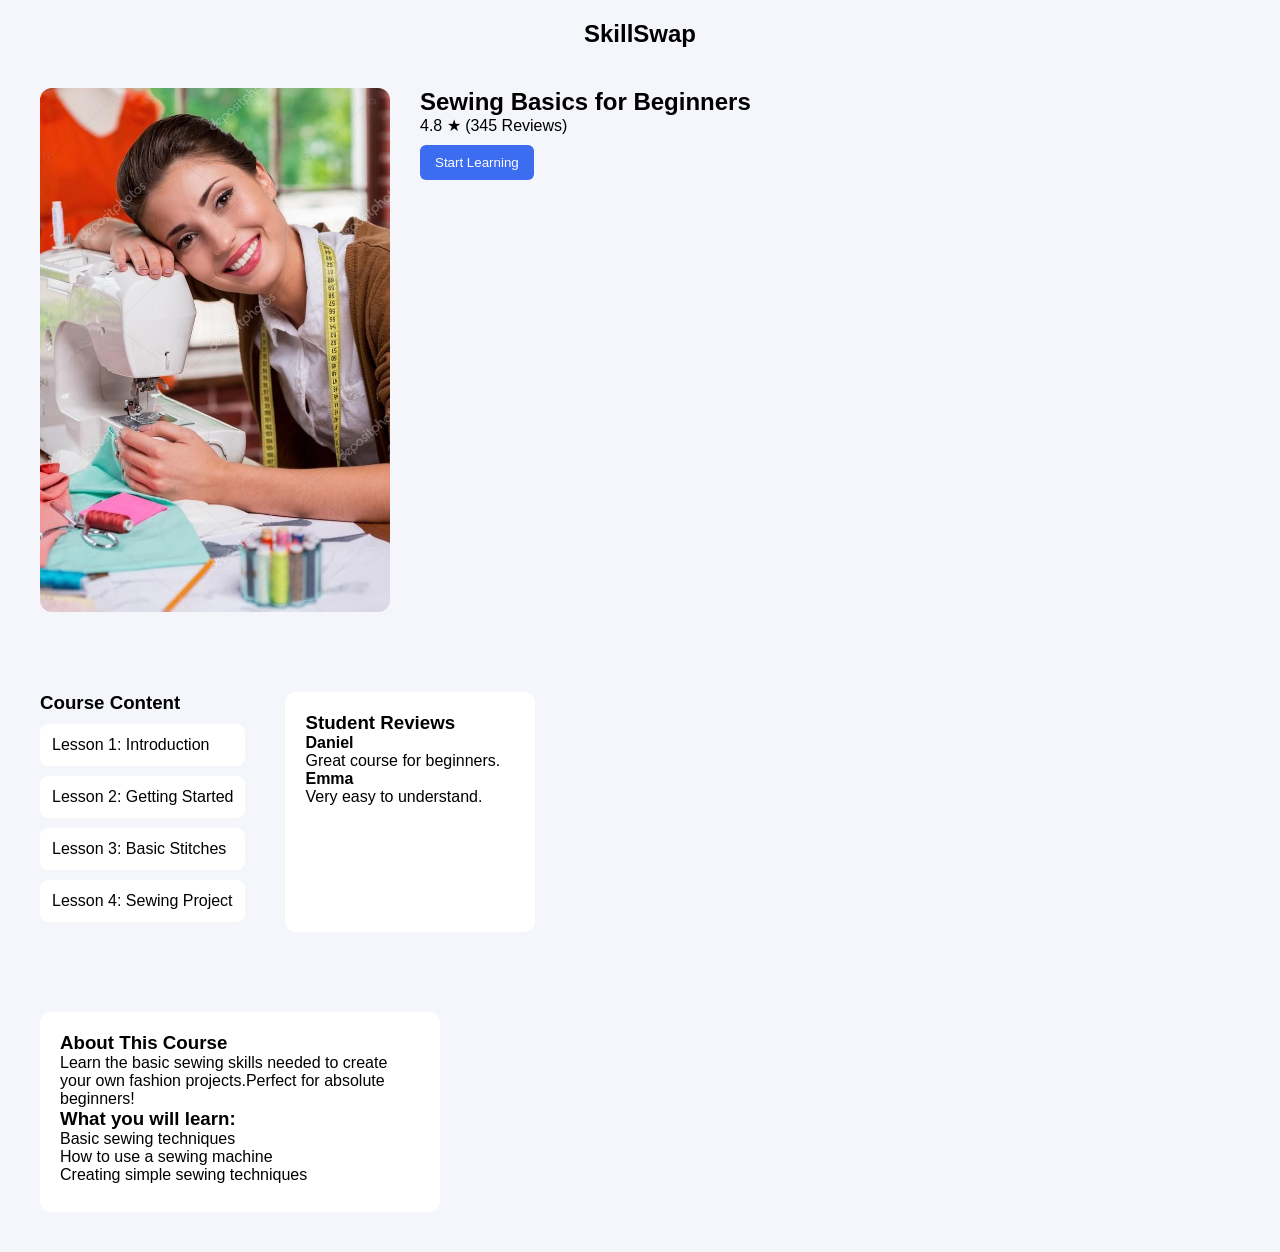
<file: service.html>
<!DOCTYPE html>
<html lang="en">
<head>
    <meta charset="UTF-8">
    <meta name="viewport" content="width=device-width, initial-scale=1.0">
    <title>service-page</title>
    <link rel="stylesheet" href="service.css">
</head>
<body>
    <section class="container">
        <h1 class="logo">SkillSwap</h1>
        <div class="course-header">
            <img src="images/IMG-20260304-WA0001.jpg" alt="">
            <div>
                <h2>Sewing Basics for Beginners</h2>
                <p>4.8 ★ (345 Reviews)</p>
                <button>Start Learning</button>
            </div>
        </div>

        <div class="content">
            <div class="lessons">
                <h3>Course Content</h3>
                <div class="lesson">Lesson 1: Introduction</div>
                <div class="lesson">Lesson 2: Getting Started</div>
                <div class="lesson">Lesson 3: Basic Stitches</div>
                <div class="lesson">Lesson 4: Sewing Project</div>
            </div>

            <div class="reviews">
                <h3>Student Reviews</h3>
                <p><b>Daniel</b><br>Great course for beginners.</p>
                <p><b>Emma</b><br>Very easy to understand.</p>
            </div>
        </div>

        <div class="about">
            <h3>About This Course</h3>
            <p> Learn the basic sewing skills needed to create your own fashion projects.Perfect for absolute beginners!
            </p>
            <h3>What you will learn:</h3>
            <p>Basic sewing techniques <br>
                How to use a sewing machine <br>
                Creating simple sewing techniques</p>
        </div>
    </section>
</body>
</html>
</file>
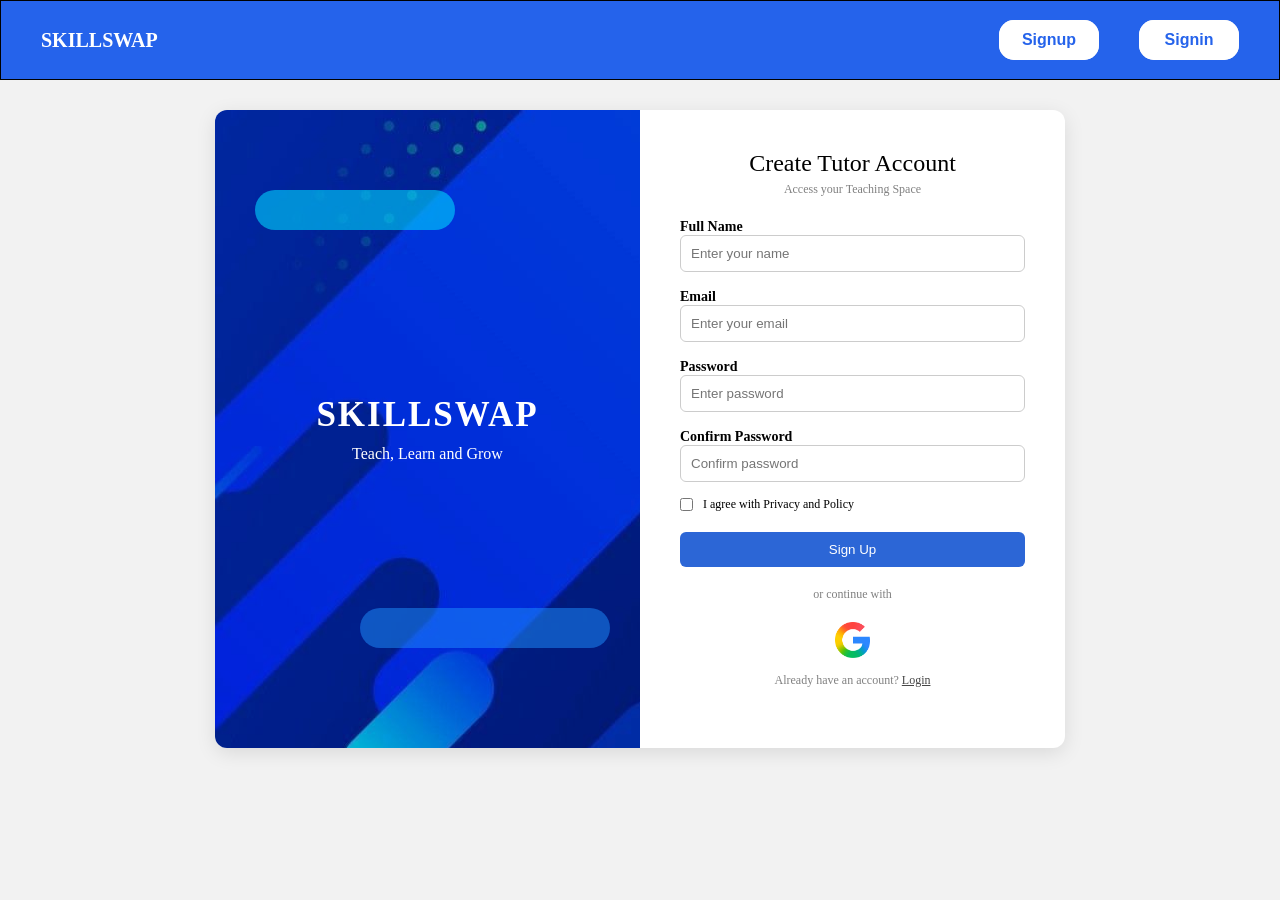
<file: signup.html>
<!DOCTYPE html>
<html lang="en">

<head>
    <meta charset="UTF-8">
    <meta name="viewport" content="width=device-width, initial-scale=1.0">
    <title>Signup-page</title>
    <link rel="stylesheet" href="signup.css">
</head>
<body>
    <nav>
        <div class="top">
            <p>SKILLSWAP</p>
            <div class="link">
                <button><a href="signup.html">Signup</a></button>
                <button><a href="signin.html"> Signin</a></button>
            </div>
        </div>
    </nav>

    <div class="container">
        <div class="left">
            <h1>SKILLSWAP</h1>
            <p>Teach, Learn and Grow</p>
        </div>

        <div class="right">
            <h2>Create Tutor Account</h2>
            <p>Access your Teaching Space</p>
            <label>Full Name</label>
            <input id="fullname" class="input" type="text" placeholder="Enter your name">
            <label>Email</label>
            <input id="email" class="input" type="email" placeholder="Enter your email">
            <label>Password</label>
            <div class="password">
                <input id="password" class="input" type="password" placeholder="Enter password">
            </div>
            <label>Confirm Password</label>
            <div class="password">
                <input id="confirmPassword" class="input" type="password" placeholder="Confirm password">
            </div>

            <div class="check">
                <input id="agree" type="checkbox">I agree with Privacy and Policy
            </div>
            <button id="signupBtn">Sign Up</button>
            <div class="or">or continue with</div>
            <div class="google">
                <img src="images/250px-Google_Favicon_2025.svg (1).png" alt="">
            </div>
            <p class="login-link">Already have an account? <a href="signin.html">Login</a></p>
        </div>
    </div>

    <script src="signup.js"></script>
</body>

</html>
</file>
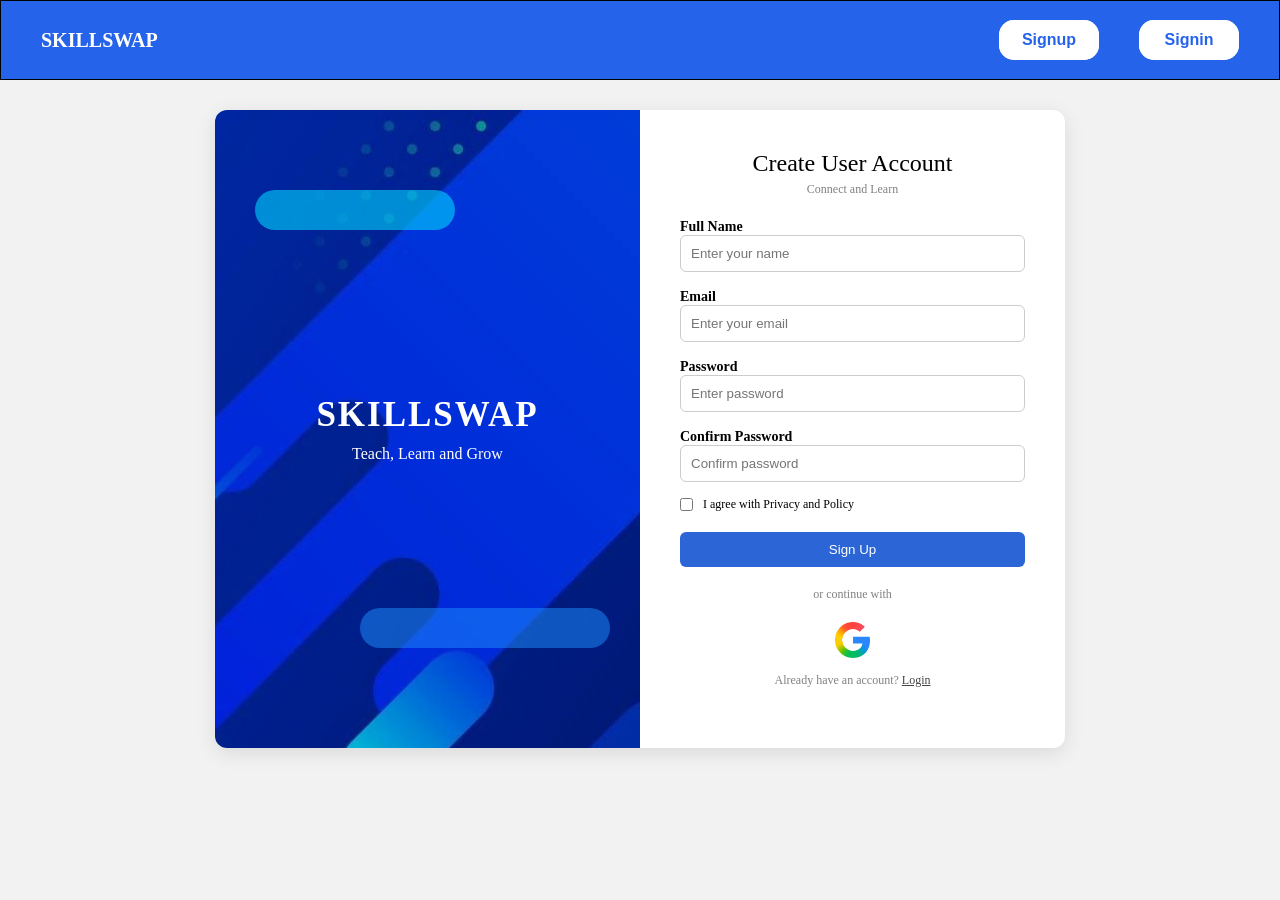
<file: user signup.html>
<!DOCTYPE html>
<html lang="en">
<head>
    <meta charset="UTF-8">
    <meta name="viewport" content="width=device-width, initial-scale=1.0">
    <title> User Signup-page</title>
    <link rel="stylesheet" href="user signup.css">
</head>
<body>
    <nav>
        <div class="top">
            <p>SKILLSWAP</p>
            <div class="link">
                <!-- <a href="index.html">Home</a>
                <a href="about-html">About Us</a>
                <a href="contact-html">Contact Us</a>
                <a href="services-html">Services</a> -->
                <button><a href="Signup.html">Signup</a></button>
                <button><a href="signin.html"> Signin</a></button>
            </div>
        </div>
    </nav>

    <div class="container">
        <div class="left">
            <h1>SKILLSWAP</h1>
            <p>Teach, Learn and Grow</p>
        </div>

        <div class="right">
            <h2>Create User Account</h2>
            <p>Connect and Learn</p>
            <label>Full Name</label>
            <input id="fullname" class="input" type="text" placeholder="Enter your name">
            <label>Email</label>
            <input id="email" class="input" type="email" placeholder="Enter your email">
            <label>Password</label>
            <div class="password">
                <input id="password" class="input" type="password" placeholder="Enter password">
            </div>
            <label>Confirm Password</label>
            <div class="password">
                <input id="confirmPassword" class="input" type="password" placeholder="Confirm password">
            </div>

            <div class="check">
                <input id="agree" type="checkbox">I agree with Privacy and Policy
            </div>
            <button id="signupBtn">Sign Up</button>
            <div class="or">or continue with</div>
            <div class="google">
                <img src="images/250px-Google_Favicon_2025.svg (1).png" alt="">
            </div>
            <p class="login-link">Already have an account? <a href="signin.html">Login</a></p>
        </div>
    </div>
</body>
</html>
</file>
<file: service.css>
* {
    margin: 0;
    padding: 0;
    box-sizing: border-box;
}



body {
    font-family: Arial;
    margin: 0;
    background: #f4f6fb;
}



.container {
    align-items: center;
}


.sidebar {
    width: 220px;
    background: white;
    height: 100vh;
    padding: 20px;
    box-shadow: 0 0 10px rgba(0, 0, 0, 0.1);
}

.sidebar ul {
    list-style: none;
    padding: 0;
}

.sidebar li {
    padding: 12px;
    margin: 10px 0;
    border-radius: 8px;
    cursor: pointer;
}

.sidebar li:hover {
    background: #eef2ff;
}

.sidebar i {
    margin-right: 10px;
}

.main {
    flex: 1;
    padding: 30px;
}

.topbar {
    display: flex;
    justify-content: space-between;
    margin-bottom: 20px;
}

.topbar input {
    padding: 10px;
    width: 250px;
    border-radius: 20px;
    border: 1px solid #ccc;
}

.profile-small {
    width: 35px;
    border-radius: 50%;
}

.courses {
    display: flex;
    gap: 20px;
}

.courses-page {
    display: flex;
    justify-content: center;
    gap: 30px;
    margin-top: 40px;
}

.course-card {
    background: white;
    width: 220px;
    padding: 12px;
    border-radius: 12px;
    box-shadow: 0 6px 15px rgba(0, 0, 0, 0.1);
    text-align: center;
}

.course-card img {
    width: 100%;
    border-radius: 10px;
}

button {
    background: #3c6df0;
    color: white;
    border: none;
    padding: 10px 15px;
    border-radius: 6px;
    margin-top: 10px;
    cursor: pointer;
}

button:hover {
    background: #2f56c9;
}


.course-header {
    display: flex;
    gap: 30px;
    padding: 40px;
}

.course-header img {
    width: 350px;
    border-radius: 12px;
}

.content {
    display: flex;
    gap: 40px;
    padding: 40px;
}

.lesson {
    background: white;
    padding: 12px;
    margin: 10px 0;
    border-radius: 8px;
}

.reviews {
    background: white;
    padding: 20px;
    border-radius: 10px;
    width: 250px;
}

.about {
    background: white;
    margin: 40px;
    padding: 20px;
    border-radius: 10px;
    width: 400px;
    height: 200px;
}

.logo {
    text-align: center;
    margin-top: 20px;
}
</file>
<file: signup.css>
* {
    margin: 0;
    padding: 0;
    box-sizing: border-box;
}

body {
    background: #f2f2f2;

}

nav {
    display: flex;
    justify-content: center;
    align-items: center;
    position: sticky;
    top: 0;
    z-index: 2;
}

nav .top {
    width: 100%;
    height: 80px;
    display: flex;
    justify-content: space-between;
    align-items: center;
    background: #2563eb;
    padding: 30px 40px;
    border: 1px solid black;
}

nav .top p {
    color: white;
    font-weight: bold;
    font-size: 20px;
}

nav .link {
    display: flex;
    justify-content: center;
    align-items: center;
    gap: 40px;

}

nav .link a {
    text-decoration: none;
    color: white;
    font-size: 16px;
}

nav .link button {
    display: flex;
    border-radius: 15px;
    border: none;
}

nav .link button a {
    display: flex;
    justify-content: center;
    align-items: center;
    text-align: center;
    justify-items: center;
    background: white;
    color: #2563eb;
    font-size: 16px;
    font-weight: 600;
    width: 100px;
    height: 40px;
    border-radius: 15px;
}

.container {
    width: 850px;
    display: flex;
    margin: auto;
    margin-bottom: 30px;
    margin-top: 30px;
    background: white;
    border-radius: 12px;
    overflow: hidden;
    box-shadow: 0 5px 20px rgba(0, 0, 0, 0.1);
}

.container .left {
    width: 50%;
    color: white;
    display: flex;
    flex-direction: column;
    justify-content: center;
    align-items: center;
    text-align: center;
    background: url(images/image1.jpg);
    position: relative;
}


.container .left::before {
    content: "";
    width: 200px;
    height: 40px;
    background: #00d4ff;
    position: absolute;
    border-radius: 50px;
    top: 80px;
    left: 40px;
    opacity: .6;
}

.container .left::after {
    content: "";
    width: 250px;
    height: 40px;
    background: #1e90ff;
    position: absolute;
    border-radius: 50px;
    bottom: 100px;
    right: 30px;
    opacity: .5;
}


.container .left h1 {
    font-size: 35px;
    letter-spacing: 2px;
}

.container .left p {
    margin-top: 10px;
}


.container .right {
    width: 50%;
    padding: 40px;
}

.container .right h2 {
    margin-bottom: 5px;
    font-weight: 400;
    text-align: center;
}

.container .right p {
    color: gray;
    font-size: 12px;
    margin-bottom: 20px;
    text-align: center;
}

.container .right label{
    font-size: 14px;
    font-weight: 600;
}

.container .right .input {
    width: 100%;
    padding: 10px;
    margin-bottom: 15px;
    border-radius: 6px;
    border: 1px solid #ccc;
}

.container .password {
    position: relative;
}

.container .password i {
    position: absolute;
    right: 10px;
    top: 12px;
    color: gray;
}

.container .check {
    font-size: 12px;
    margin-bottom: 20px;
    display: flex;
    gap: 10px;
}

.container button {
    width: 100%;
    padding: 10px;
    background: #2c66d6;
    border: none;
    color: white;
    border-radius: 6px;
    cursor: pointer;
}


.container .or {
    text-align: center;
    font-size: 12px;
    margin: 20px 0;
    color: gray;
}

.container .google {
    display: flex;
    justify-content: center;
}

.container .google img {
    width: 35px;
    margin-bottom: 15px;
}

.login-link a{
    color: #464646;
}
</file>
<file: user signup.css>
* {
    margin: 0;
    padding: 0;
    box-sizing: border-box;
}

body {
    background: #f2f2f2;

}

nav {
    display: flex;
    justify-content: center;
    align-items: center;
    position: sticky;
    top: 0;
    z-index: 2;
}

nav .top {
    width: 100%;
    height: 80px;
    display: flex;
    justify-content: space-between;
    align-items: center;
    background: #2563eb;
    padding: 30px 40px;
    border: 1px solid black;
}

nav .top p {
    color: white;
    font-weight: bold;
    font-size: 20px;
}

nav .link {
    display: flex;
    justify-content: center;
    align-items: center;
    gap: 40px;

}

nav .link a {
    text-decoration: none;
    color: white;
    font-size: 16px;
}

nav .link button {
    display: flex;
    border-radius: 15px;
    border: none;
}

nav .link button a {
    display: flex;
    justify-content: center;
    align-items: center;
    text-align: center;
    justify-items: center;
    background: white;
    color: #2563eb;
    font-size: 16px;
    font-weight: 600;
    width: 100px;
    height: 40px;
    border-radius: 15px;
}

.container {
    width: 850px;
    display: flex;
    margin: auto;
    margin-bottom: 30px;
    margin-top: 30px;
    background: white;
    border-radius: 12px;
    overflow: hidden;
    box-shadow: 0 5px 20px rgba(0, 0, 0, 0.1);
}

.container .left {
    width: 50%;
    color: white;
    display: flex;
    flex-direction: column;
    justify-content: center;
    align-items: center;
    text-align: center;
    background: url(images/image1.jpg);
    position: relative;
}


.container .left::before {
    content: "";
    width: 200px;
    height: 40px;
    background: #00d4ff;
    position: absolute;
    border-radius: 50px;
    top: 80px;
    left: 40px;
    opacity: .6;
}

.container .left::after {
    content: "";
    width: 250px;
    height: 40px;
    background: #1e90ff;
    position: absolute;
    border-radius: 50px;
    bottom: 100px;
    right: 30px;
    opacity: .5;
}


.container .left h1 {
    font-size: 35px;
    letter-spacing: 2px;
}

.container .left p {
    margin-top: 10px;
}


.container .right {
    width: 50%;
    padding: 40px;
}

.container .right h2 {
    margin-bottom: 5px;
    font-weight: 400;
    text-align: center;
}

.container .right p {
    color: gray;
    font-size: 12px;
    margin-bottom: 20px;
    text-align: center;
}

.container .right label{
    font-size: 14px;
    font-weight: 600;
}

.container .right .input {
    width: 100%;
    padding: 10px;
    margin-bottom: 15px;
    border-radius: 6px;
    border: 1px solid #ccc;
}

.container .password {
    position: relative;
}

.container .password i {
    position: absolute;
    right: 10px;
    top: 12px;
    color: gray;
}

.container .check {
    font-size: 12px;
    margin-bottom: 20px;
    display: flex;
    gap: 10px;
}

.container button {
    width: 100%;
    padding: 10px;
    background: #2c66d6;
    border: none;
    color: white;
    border-radius: 6px;
    cursor: pointer;
}


.container .or {
    text-align: center;
    font-size: 12px;
    margin: 20px 0;
    color: gray;
}

.container .google {
    display: flex;
    justify-content: center;
}

.container .google img {
    width: 35px;
    margin-bottom: 15px;
}

.login-link a{
    color: #464646;
}
</file>
